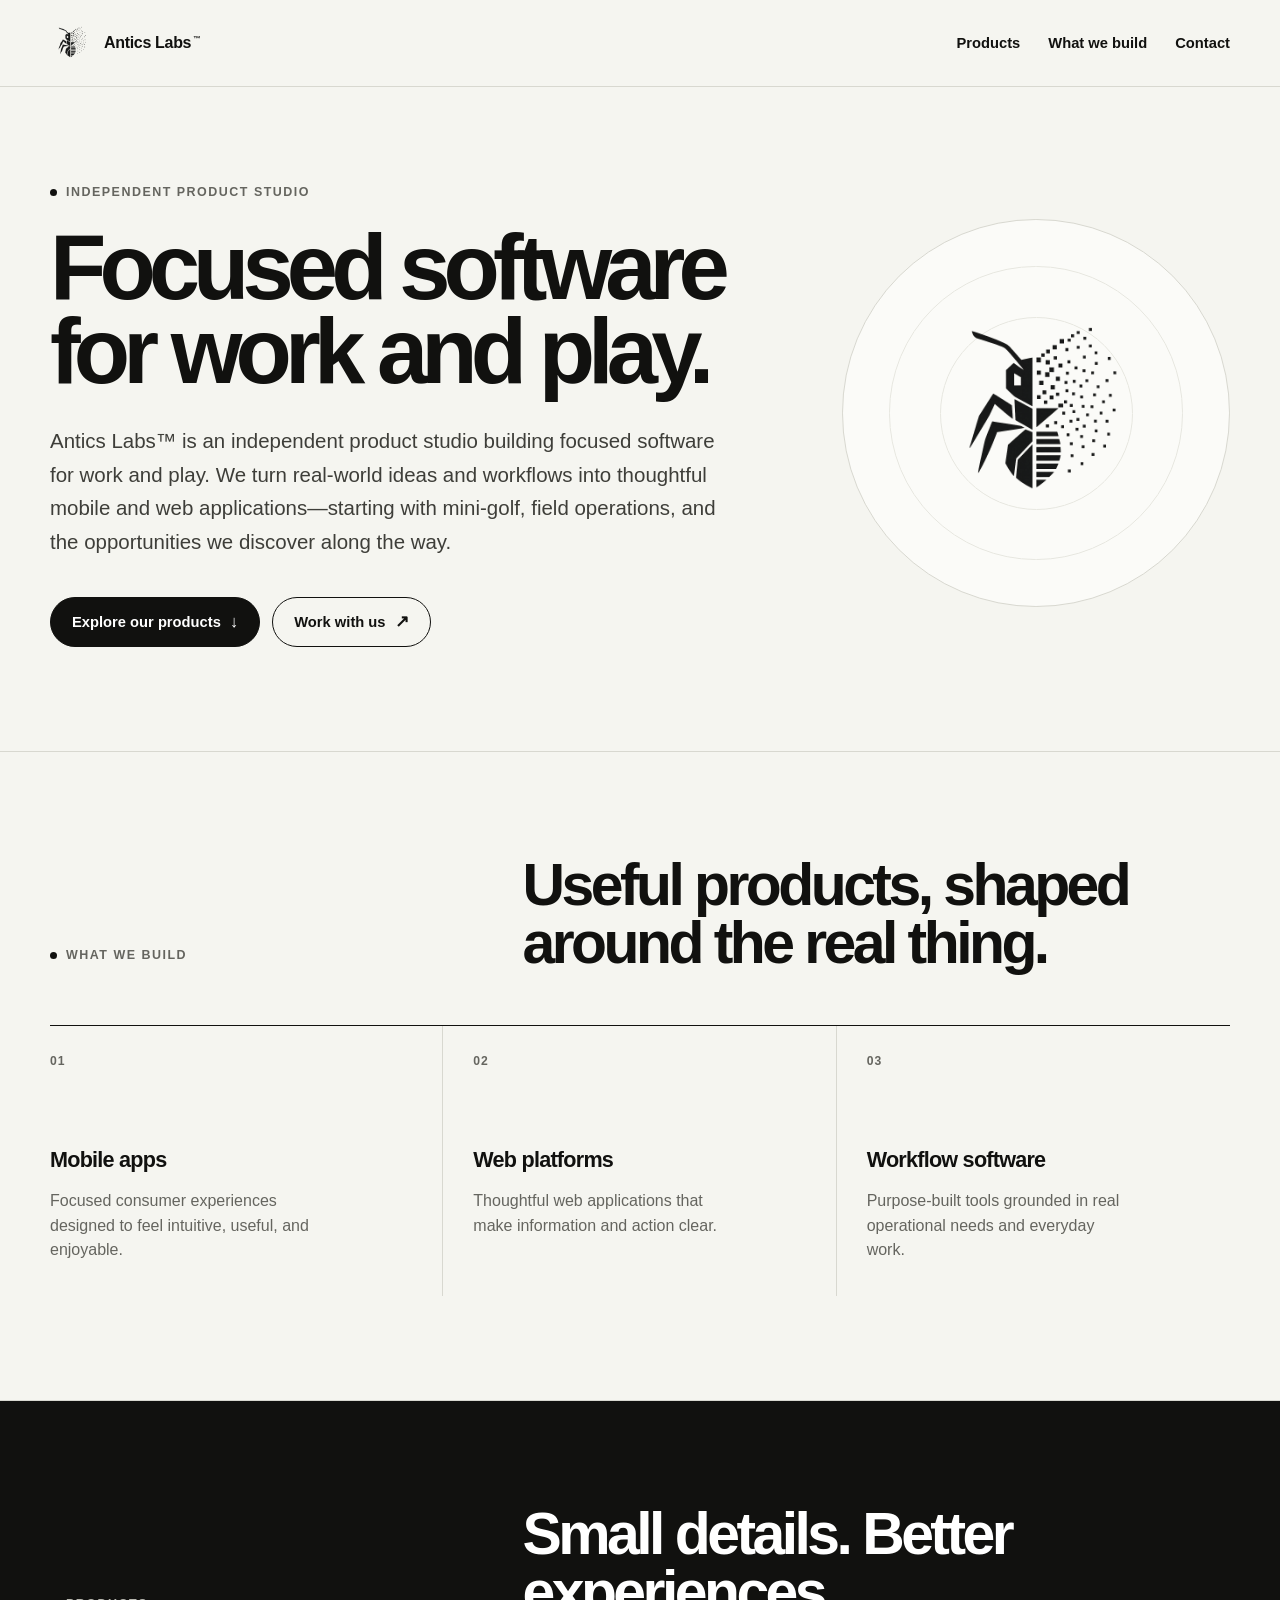
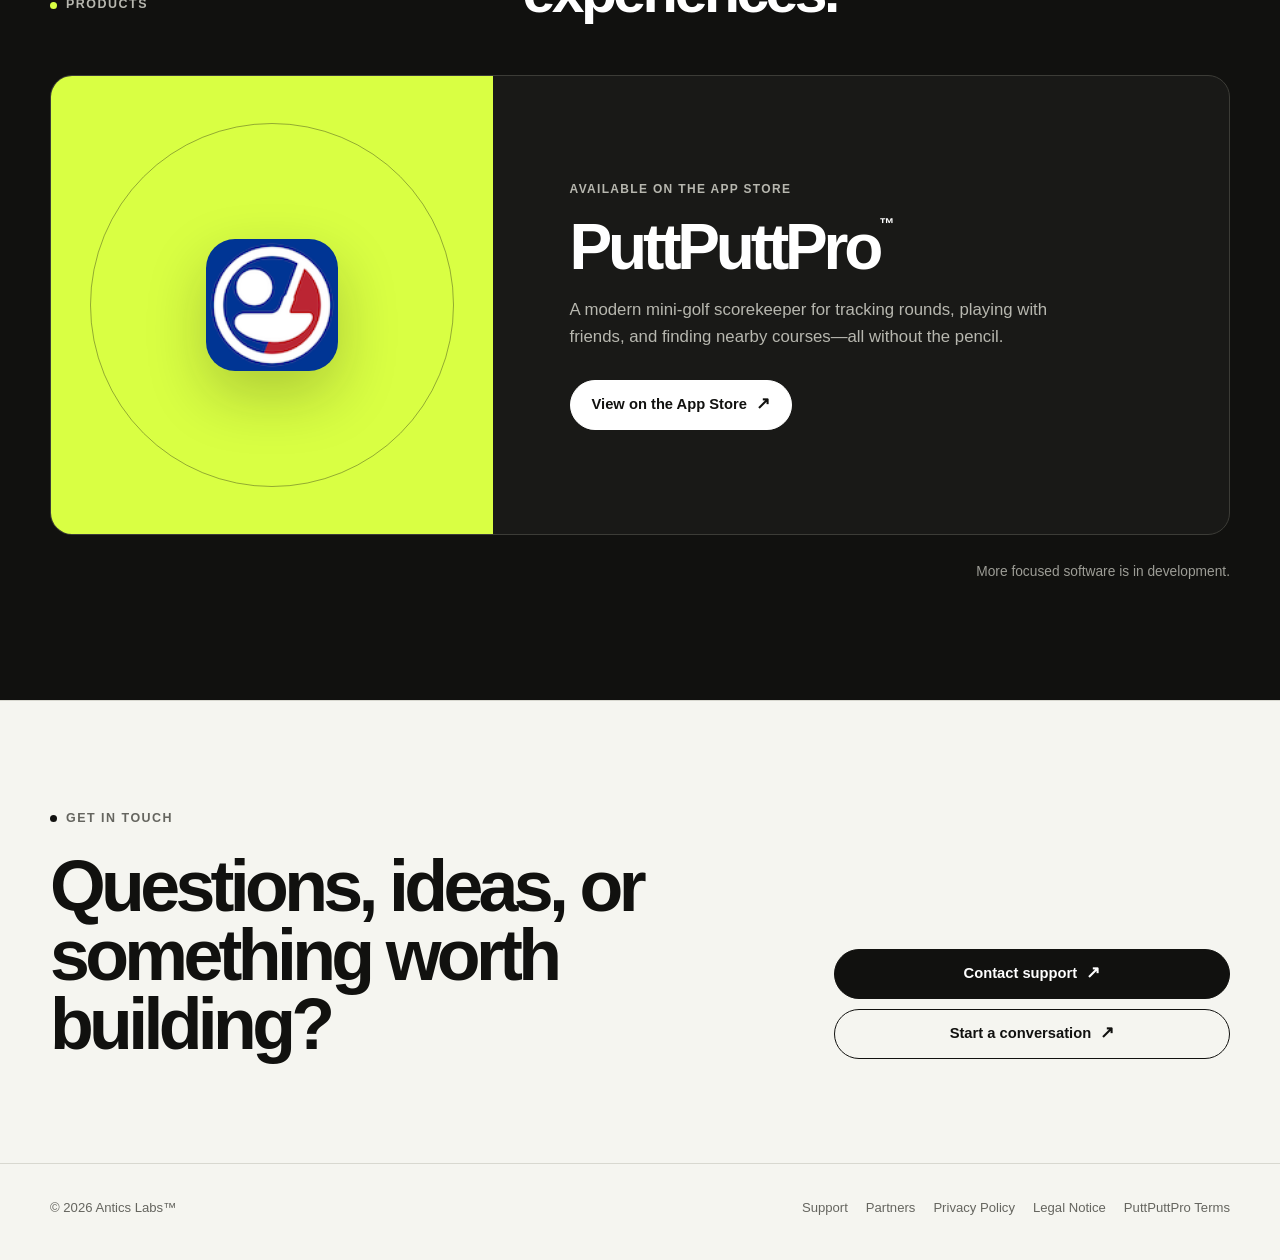
<file: index.html>
<!DOCTYPE html>
<html lang="en">
<head>
  <meta charset="UTF-8" />
  <meta name="viewport" content="width=device-width, initial-scale=1.0" />
  <meta name="description" content="Antics Labs is an independent product studio building focused software for work and play." />
  <link rel="icon" href="/favicon.png" type="image/png" />
  <meta name="theme-color" content="#f5f5f0" />
  <title>Antics Labs — Focused software for work and play</title>
  <style>
    :root {
      --ink: #11110f;
      --muted: #65655f;
      --paper: #f5f5f0;
      --surface: #fbfbf8;
      --line: #d8d8d0;
      --soft-line: #e7e7e0;
      --accent: #d9ff43;
      --max-width: 1180px;
      --radius: 22px;
    }

    * {
      box-sizing: border-box;
    }

    html {
      scroll-behavior: smooth;
    }

    body {
      margin: 0;
      color: var(--ink);
      background: var(--paper);
      font-family: -apple-system, BlinkMacSystemFont, "Segoe UI", Helvetica, Arial, sans-serif;
      font-size: 16px;
      line-height: 1.55;
      -webkit-font-smoothing: antialiased;
    }

    a {
      color: inherit;
    }

    img {
      display: block;
      max-width: 100%;
    }

    .shell {
      width: min(calc(100% - 48px), var(--max-width));
      margin: 0 auto;
    }

    .site-header {
      position: relative;
      z-index: 10;
      border-bottom: 1px solid var(--line);
    }

    .nav {
      min-height: 86px;
      display: flex;
      align-items: center;
      justify-content: space-between;
      gap: 24px;
    }

    .brand {
      display: inline-flex;
      align-items: center;
      gap: 12px;
      text-decoration: none;
      font-weight: 700;
      letter-spacing: -0.02em;
    }

    .brand-mark {
      width: 42px;
      height: 42px;
      object-fit: contain;
    }

    .brand-name sup {
      margin-left: 2px;
      font-size: 0.45em;
      vertical-align: super;
    }

    .nav-links {
      display: flex;
      align-items: center;
      gap: 28px;
      font-size: 0.92rem;
      font-weight: 600;
    }

    .nav-links a {
      text-decoration: none;
    }

    .nav-links a:hover,
    .footer-links a:hover {
      text-decoration: underline;
      text-underline-offset: 4px;
    }

    .hero {
      min-height: 660px;
      display: grid;
      grid-template-columns: minmax(0, 1.3fr) minmax(300px, 0.7fr);
      align-items: center;
      gap: 72px;
      padding: 92px 0 104px;
    }

    .eyebrow {
      display: inline-flex;
      align-items: center;
      gap: 9px;
      margin: 0 0 24px;
      color: var(--muted);
      font-size: 0.78rem;
      font-weight: 700;
      letter-spacing: 0.12em;
      text-transform: uppercase;
    }

    .eyebrow::before {
      width: 7px;
      height: 7px;
      border-radius: 50%;
      background: var(--ink);
      content: "";
    }

    h1,
    h2,
    h3,
    p {
      margin-top: 0;
    }

    h1 {
      max-width: 820px;
      margin-bottom: 30px;
      font-size: clamp(3.5rem, 7.2vw, 7rem);
      font-weight: 700;
      letter-spacing: -0.075em;
      line-height: 0.91;
    }

    .hero-copy {
      max-width: 690px;
      margin-bottom: 38px;
      color: #3e3e39;
      font-size: clamp(1.05rem, 1.8vw, 1.28rem);
      line-height: 1.65;
    }

    .button-row {
      display: flex;
      flex-wrap: wrap;
      gap: 12px;
    }

    .button {
      min-height: 50px;
      display: inline-flex;
      align-items: center;
      justify-content: center;
      gap: 9px;
      padding: 0 21px;
      border: 1px solid var(--ink);
      border-radius: 999px;
      background: var(--ink);
      color: #fff;
      font-size: 0.92rem;
      font-weight: 700;
      text-decoration: none;
      transition: transform 160ms ease, background 160ms ease, color 160ms ease;
    }

    .button:hover {
      transform: translateY(-2px);
    }

    .button.secondary {
      background: transparent;
      color: var(--ink);
    }

    .button-arrow {
      font-size: 1.05rem;
      line-height: 1;
    }

    .hero-art {
      position: relative;
      aspect-ratio: 1;
      display: grid;
      place-items: center;
      overflow: hidden;
      border: 1px solid var(--line);
      border-radius: 50%;
      background: var(--surface);
    }

    .hero-art::before,
    .hero-art::after {
      position: absolute;
      border: 1px solid var(--soft-line);
      border-radius: 50%;
      content: "";
    }

    .hero-art::before {
      inset: 12%;
    }

    .hero-art::after {
      inset: 25%;
    }

    .hero-logo {
      position: relative;
      z-index: 1;
      width: 58%;
      height: 58%;
      object-fit: contain;
    }

    .section {
      padding: 104px 0;
      border-top: 1px solid var(--line);
    }

    .section-heading {
      display: grid;
      grid-template-columns: 0.75fr 1.25fr;
      gap: 48px;
      align-items: end;
      margin-bottom: 54px;
    }

    .section-heading .eyebrow {
      margin-bottom: 6px;
    }

    .section-heading h2 {
      max-width: 760px;
      margin-bottom: 0;
      font-size: clamp(2.25rem, 4.6vw, 4.5rem);
      letter-spacing: -0.06em;
      line-height: 0.98;
    }

    .capabilities {
      display: grid;
      grid-template-columns: repeat(3, 1fr);
      border-top: 1px solid var(--ink);
    }

    .capability {
      min-height: 270px;
      padding: 26px 30px 30px 0;
      border-right: 1px solid var(--line);
    }

    .capability + .capability {
      padding-left: 30px;
    }

    .capability:last-child {
      border-right: 0;
    }

    .capability-number {
      display: block;
      margin-bottom: 72px;
      color: var(--muted);
      font-size: 0.76rem;
      font-weight: 700;
      letter-spacing: 0.08em;
    }

    .capability h3 {
      margin-bottom: 12px;
      font-size: 1.35rem;
      letter-spacing: -0.035em;
    }

    .capability p {
      max-width: 30ch;
      margin-bottom: 0;
      color: var(--muted);
    }

    .products-section {
      background: var(--ink);
      color: #fff;
    }

    .products-section .section-heading .eyebrow,
    .products-section .product-kicker,
    .products-section .product-description {
      color: #b7b7af;
    }

    .products-section .eyebrow::before {
      background: var(--accent);
    }

    .product-card {
      display: grid;
      grid-template-columns: minmax(280px, 0.75fr) minmax(0, 1.25fr);
      min-height: 460px;
      overflow: hidden;
      border: 1px solid #3c3c37;
      border-radius: var(--radius);
      background: #191917;
    }

    .product-visual {
      position: relative;
      display: grid;
      place-items: center;
      overflow: hidden;
      background: var(--accent);
    }

    .product-visual::before {
      position: absolute;
      width: 82%;
      aspect-ratio: 1;
      border: 1px solid rgba(17, 17, 15, 0.35);
      border-radius: 50%;
      content: "";
    }

    .product-icon {
      position: relative;
      z-index: 1;
      width: 132px;
      height: 132px;
      border-radius: 29px;
      box-shadow: 0 24px 60px rgba(17, 17, 15, 0.22);
    }

    .product-content {
      display: flex;
      flex-direction: column;
      align-items: flex-start;
      justify-content: center;
      padding: clamp(38px, 6vw, 78px);
    }

    .product-kicker {
      margin-bottom: 18px;
      font-size: 0.75rem;
      font-weight: 700;
      letter-spacing: 0.11em;
      text-transform: uppercase;
    }

    .product-content h3 {
      margin-bottom: 20px;
      font-size: clamp(2.6rem, 5vw, 4.8rem);
      letter-spacing: -0.065em;
      line-height: 0.95;
    }

    .product-content h3 sup {
      font-size: 0.24em;
      vertical-align: top;
    }

    .product-description {
      max-width: 520px;
      margin-bottom: 30px;
      font-size: 1.05rem;
    }

    .products-section .button {
      border-color: #fff;
      background: #fff;
      color: var(--ink);
    }

    .ads-flag {
      margin-top: 24px;
      padding: 10px 13px;
      border: 1px solid #43433e;
      border-radius: 9px;
      color: #d2d2ca;
      font-size: 0.82rem;
    }

    .development-note {
      margin-top: 26px;
      color: #9d9d96;
      font-size: 0.86rem;
      text-align: right;
    }

    .contact-band {
      display: grid;
      grid-template-columns: 1.3fr 0.7fr;
      align-items: end;
      gap: 48px;
    }

    .contact-band h2 {
      max-width: 740px;
      margin: 0;
      font-size: clamp(2.5rem, 5.6vw, 5.4rem);
      letter-spacing: -0.065em;
      line-height: 0.96;
    }

    .contact-actions {
      display: flex;
      flex-direction: column;
      gap: 10px;
      align-items: stretch;
    }

    .contact-actions .button {
      width: 100%;
    }

    .site-footer {
      padding: 34px 0 42px;
      border-top: 1px solid var(--line);
      color: var(--muted);
      font-size: 0.82rem;
    }

    .footer-inner {
      display: flex;
      align-items: center;
      justify-content: space-between;
      gap: 24px;
    }

    .footer-inner p {
      margin: 0;
    }

    .footer-links {
      display: flex;
      flex-wrap: wrap;
      justify-content: flex-end;
      gap: 18px;
    }

    .footer-links a {
      text-decoration: none;
    }

    @media (max-width: 860px) {
      .hero {
        min-height: 0;
        grid-template-columns: 1fr;
        gap: 64px;
        padding: 76px 0 86px;
      }

      .hero-art {
        width: min(100%, 460px);
        justify-self: center;
      }

      .section-heading,
      .contact-band {
        grid-template-columns: 1fr;
      }

      .capability-number {
        margin-bottom: 42px;
      }

      .product-card {
        grid-template-columns: 1fr;
      }

      .product-visual {
        min-height: 330px;
      }
    }

    @media (max-width: 640px) {
      .shell {
        width: min(calc(100% - 32px), var(--max-width));
      }

      .nav {
        min-height: 74px;
      }

      .nav-links a:not(.nav-contact) {
        display: none;
      }

      .hero {
        gap: 52px;
        padding: 64px 0 76px;
      }

      h1 {
        font-size: clamp(3.15rem, 16vw, 5rem);
      }

      .section {
        padding: 76px 0;
      }

      .section-heading {
        gap: 18px;
        margin-bottom: 42px;
      }

      .capabilities {
        grid-template-columns: 1fr;
      }

      .capability,
      .capability + .capability {
        min-height: 0;
        padding: 24px 0 30px;
        border-right: 0;
        border-bottom: 1px solid var(--line);
      }

      .capability:last-child {
        border-bottom: 0;
      }

      .capability-number {
        margin-bottom: 32px;
      }

      .product-card {
        border-radius: 16px;
      }

      .product-visual {
        min-height: 270px;
      }

      .product-icon {
        width: 112px;
        height: 112px;
        border-radius: 25px;
      }

      .product-content {
        padding: 36px 26px 40px;
      }

      .development-note {
        text-align: left;
      }

      .footer-inner {
        align-items: flex-start;
        flex-direction: column;
      }

      .footer-links {
        justify-content: flex-start;
      }
    }

    @media (prefers-reduced-motion: reduce) {
      html {
        scroll-behavior: auto;
      }

      .button {
        transition: none;
      }
    }
  </style>
</head>
<body>
  <header class="site-header">
    <nav class="nav shell" aria-label="Main navigation">
      <a class="brand" href="/" aria-label="Antics Labs home">
        <img class="brand-mark" src="anticsLabsLogo100.png" alt="" />
        <span class="brand-name">Antics Labs<sup>™</sup></span>
      </a>
      <div class="nav-links">
        <a href="#products">Products</a>
        <a href="#what-we-build">What we build</a>
        <a class="nav-contact" href="#contact">Contact</a>
      </div>
    </nav>
  </header>

  <main>
    <section class="hero shell" aria-labelledby="hero-title">
      <div>
        <p class="eyebrow">Independent product studio</p>
        <h1 id="hero-title">Focused software for work and play.</h1>
        <p class="hero-copy">Antics Labs™ is an independent product studio building focused software for work and play. We turn real-world ideas and workflows into thoughtful mobile and web applications—starting with mini-golf, field operations, and the opportunities we discover along the way.</p>
        <div class="button-row">
          <a class="button" href="#products">Explore our products <span class="button-arrow" aria-hidden="true">↓</span></a>
          <a class="button secondary" href="/contact?topic=partnership">Work with us <span class="button-arrow" aria-hidden="true">↗</span></a>
        </div>
      </div>
      <div class="hero-art" aria-hidden="true">
        <img class="hero-logo" src="anticsLabsLogo100.png" alt="" />
      </div>
    </section>

    <section class="section" id="what-we-build" aria-labelledby="build-title">
      <div class="shell">
        <div class="section-heading">
          <p class="eyebrow">What we build</p>
          <h2 id="build-title">Useful products, shaped around the real thing.</h2>
        </div>
        <div class="capabilities">
          <article class="capability">
            <span class="capability-number">01</span>
            <h3>Mobile apps</h3>
            <p>Focused consumer experiences designed to feel intuitive, useful, and enjoyable.</p>
          </article>
          <article class="capability">
            <span class="capability-number">02</span>
            <h3>Web platforms</h3>
            <p>Thoughtful web applications that make information and action clear.</p>
          </article>
          <article class="capability">
            <span class="capability-number">03</span>
            <h3>Workflow software</h3>
            <p>Purpose-built tools grounded in real operational needs and everyday work.</p>
          </article>
        </div>
      </div>
    </section>

    <section class="section products-section" id="products" aria-labelledby="products-title">
      <div class="shell">
        <div class="section-heading">
          <p class="eyebrow">Products</p>
          <h2 id="products-title">Small details. Better experiences.</h2>
        </div>

        <article class="product-card">
          <div class="product-visual">
            <img class="product-icon" src="proIcon100.png" alt="PuttPuttPro app icon" />
          </div>
          <div class="product-content">
            <p class="product-kicker">Available on the App Store</p>
            <h3>PuttPuttPro<sup>™</sup></h3>
            <p class="product-description">A modern mini-golf scorekeeper for tracking rounds, playing with friends, and finding nearby courses—all without the pencil.</p>
            <a class="button" href="https://apps.apple.com/us/app/puttputtpro/id6745824559" target="_blank" rel="noopener noreferrer">View on the App Store <span class="button-arrow" aria-hidden="true">↗</span></a>
            <div id="ads-flag" class="ads-flag" hidden>Ads removed. Enjoy uninterrupted play.</div>
          </div>
        </article>
        <p class="development-note">More focused software is in development.</p>
      </div>
    </section>

    <section class="section" id="contact" aria-labelledby="contact-title">
      <div class="shell contact-band">
        <div>
          <p class="eyebrow">Get in touch</p>
          <h2 id="contact-title">Questions, ideas, or something worth building?</h2>
        </div>
        <div class="contact-actions">
          <a class="button" href="/support">Contact support <span class="button-arrow" aria-hidden="true">↗</span></a>
          <a class="button secondary" href="/contact?topic=partnership">Start a conversation <span class="button-arrow" aria-hidden="true">↗</span></a>
        </div>
      </div>
    </section>
  </main>

  <footer class="site-footer">
    <div class="shell footer-inner">
      <p>&copy; <span id="year"></span> Antics Labs™</p>
      <div class="footer-links">
        <a href="/support">Support</a>
        <a href="/partners">Partners</a>
        <a href="/privacy">Privacy Policy</a>
        <a href="/legal">Legal Notice</a>
        <a href="/terms">PuttPuttPro Terms</a>
      </div>
    </div>
  </footer>

  <script>
    document.getElementById('year').textContent = new Date().getFullYear();
  </script>

  <script>
    fetch('/ads.json')
      .then(response => {
        if (!response.ok) throw new Error('Network response was not ok');
        return response.json();
      })
      .then(data => {
        if (data.adsDisabled) {
          document.getElementById('ads-flag').hidden = false;
        }
      })
      .catch(error => {
        console.error('Could not load ads.json:', error);
      });
  </script>

  <script type="application/ld+json">
  {
    "@context": "https://schema.org",
    "@graph": [
      {
        "@type": "Organization",
        "name": "Antics Labs",
        "url": "https://www.anticslabs.com",
        "logo": "https://www.anticslabs.com/anticsLabsLogo100.png",
        "description": "An independent product studio building focused software for work and play."
      },
      {
        "@type": "MobileApplication",
        "name": "PuttPuttPro",
        "operatingSystem": "iOS",
        "applicationCategory": "GameApplication",
        "url": "https://apps.apple.com/us/app/puttputtpro/id6745824559",
        "offers": {
          "@type": "Offer",
          "price": "0",
          "priceCurrency": "USD"
        },
        "aggregateRating": {
          "@type": "AggregateRating",
          "ratingValue": "5",
          "reviewCount": "5"
        },
        "publisher": {
          "@type": "Organization",
          "name": "Antics Labs"
        }
      }
    ]
  }
  </script>
</body>
</html>
</file>
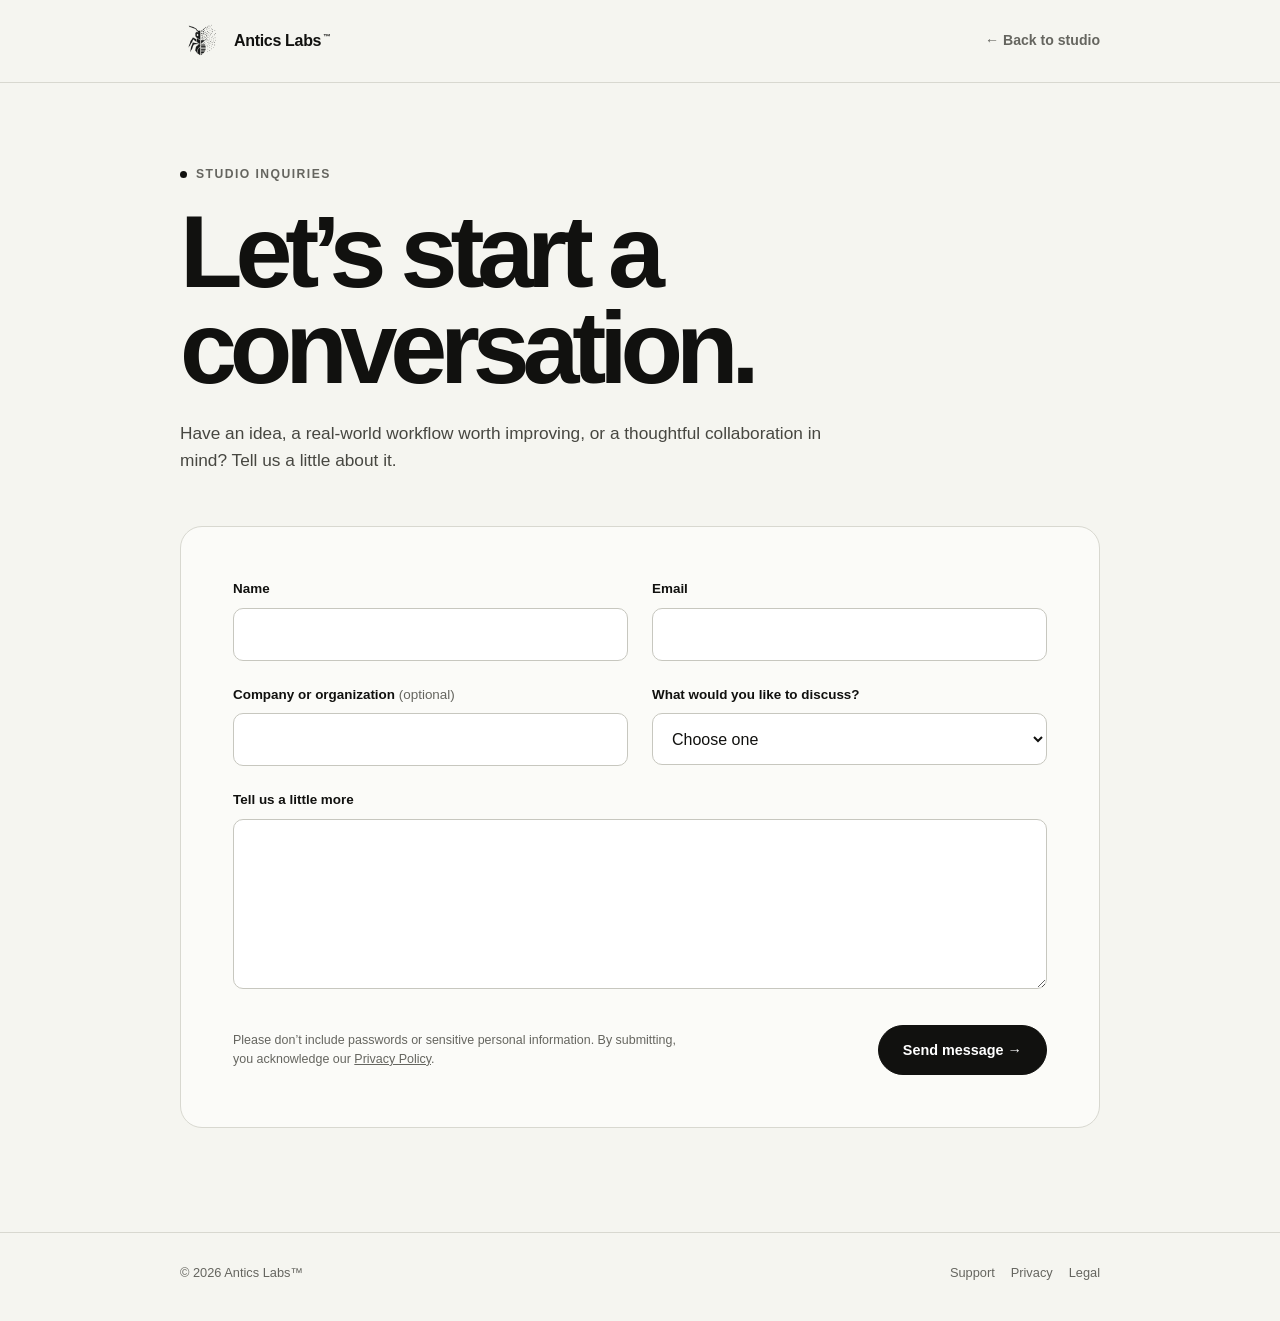
<file: contact/index.html>
<!DOCTYPE html>
<html lang="en">
<head>
  <meta charset="UTF-8" />
  <meta name="viewport" content="width=device-width, initial-scale=1.0" />
  <meta name="description" content="Start a conversation with Antics Labs." />
  <link rel="icon" href="/favicon.png" type="image/png" />
  <link rel="canonical" href="https://www.anticslabs.com/contact/" />
  <title>Contact | Antics Labs</title>
  <link rel="stylesheet" href="/form.css" />
</head>
<body>
  <header class="site-header">
    <nav class="nav shell" aria-label="Contact navigation">
      <a class="brand" href="/">
        <img src="/anticsLabsLogo100.png" alt="" />
        <span>Antics Labs<sup>™</sup></span>
      </a>
      <a class="back-link" href="/">← Back to studio</a>
    </nav>
  </header>

  <main>
    <div class="shell">
      <p class="eyebrow">Studio inquiries</p>
      <h1>Let’s start a conversation.</h1>
      <p class="intro">Have an idea, a real-world workflow worth improving, or a thoughtful collaboration in mind? Tell us a little about it.</p>

      <form class="form-card" data-contact-form>
        <input type="hidden" name="access_key" value="a3154020-f742-44b4-b671-91b88d8a9ad8" />
        <input type="hidden" name="subject" value="[Antics Labs] New studio inquiry" />
        <input type="hidden" name="from_name" value="Antics Labs Website" />
        <input type="hidden" name="formType" value="studio" />
        <input type="hidden" name="startedAt" value="" />
        <div class="honeypot" aria-hidden="true">
          <label for="contact-botcheck">Leave this field empty</label>
          <input id="contact-botcheck" name="botcheck" type="checkbox" tabindex="-1" />
        </div>

        <div class="field-grid">
          <div class="field">
            <label for="contact-name">Name</label>
            <input id="contact-name" name="name" type="text" autocomplete="name" required maxlength="100" />
          </div>
          <div class="field">
            <label for="contact-email">Email</label>
            <input id="contact-email" name="email" type="email" autocomplete="email" required maxlength="254" />
          </div>
        </div>

        <div class="field-grid full-field">
          <div class="field">
            <label for="contact-company">Company or organization <span class="optional">(optional)</span></label>
            <input id="contact-company" name="company" type="text" autocomplete="organization" maxlength="120" />
          </div>
          <div class="field">
            <label for="contact-topic">What would you like to discuss?</label>
            <select id="contact-topic" name="topic" required>
              <option value="">Choose one</option>
              <option value="product-idea">A product or software idea</option>
              <option value="workflow">A workflow or operational challenge</option>
              <option value="partnership">Partnership or collaboration</option>
              <option value="press">Press or media</option>
              <option value="general">General inquiry</option>
            </select>
          </div>
        </div>

        <div class="field full-field">
          <label for="contact-message">Tell us a little more</label>
          <textarea id="contact-message" name="message" required maxlength="5000"></textarea>
        </div>

        <div class="form-footer">
          <p class="fine-print">Please don’t include passwords or sensitive personal information. By submitting, you acknowledge our <a href="/privacy">Privacy Policy</a>.</p>
          <button type="submit">Send message →</button>
        </div>
        <p class="form-status" data-form-status></p>
      </form>
    </div>
  </main>

  <footer class="site-footer">
    <div class="shell">
      <p>&copy; <span data-year></span> Antics Labs™</p>
      <div class="footer-links"><a href="/support">Support</a><a href="/privacy">Privacy</a><a href="/legal">Legal</a></div>
    </div>
  </footer>
  <script src="/form.js"></script>
  <script>document.querySelector('[data-year]').textContent = new Date().getFullYear();</script>
</body>
</html>
</file>
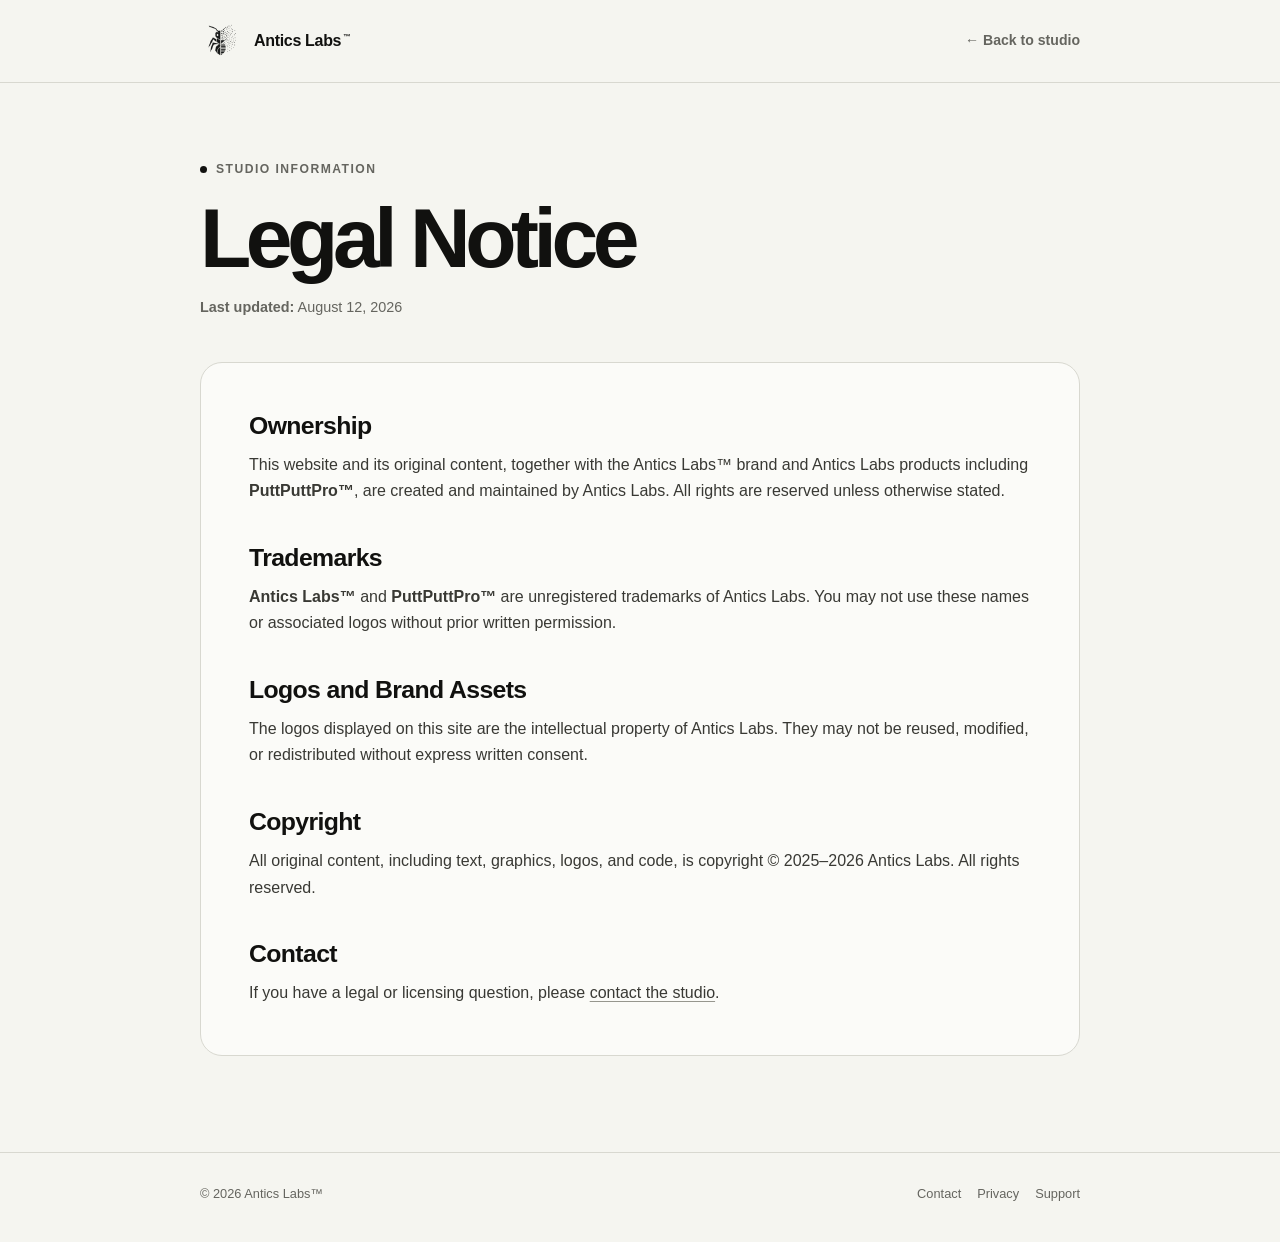
<file: legal/index.html>
<!DOCTYPE html>
<html lang="en">
<head>
  <meta charset="UTF-8" />
  <meta name="viewport" content="width=device-width, initial-scale=1.0" />
  <meta name="description" content="Ownership, trademark, and copyright information for Antics Labs." />
  <link rel="icon" href="/favicon.png" type="image/png" />
  <link rel="canonical" href="https://www.anticslabs.com/legal/" />
  <link rel="stylesheet" href="/document.css" />
  <title>Legal Notice | Antics Labs</title>
</head>
<body>
  <header class="site-header">
    <nav class="nav shell" aria-label="Legal navigation">
      <a class="brand" href="/">
        <img src="/anticsLabsLogo100.png" alt="" />
        <span>Antics Labs<sup>™</sup></span>
      </a>
      <a class="back-link" href="/">← Back to studio</a>
    </nav>
  </header>

  <main>
    <div class="shell">
      <header class="document-header">
        <p class="eyebrow">Studio information</p>
        <h1>Legal Notice</h1>
        <p class="effective-date"><strong>Last updated:</strong> August 12, 2026</p>
      </header>

      <article class="document-body">
        <h2>Ownership</h2>
        <p>This website and its original content, together with the Antics Labs™ brand and Antics Labs products including <strong>PuttPuttPro™</strong>, are created and maintained by Antics Labs. All rights are reserved unless otherwise stated.</p>

        <h2>Trademarks</h2>
        <p><strong>Antics Labs™</strong> and <strong>PuttPuttPro™</strong> are unregistered trademarks of Antics Labs. You may not use these names or associated logos without prior written permission.</p>

        <h2>Logos and Brand Assets</h2>
        <p>The logos displayed on this site are the intellectual property of Antics Labs. They may not be reused, modified, or redistributed without express written consent.</p>

        <h2>Copyright</h2>
        <p>All original content, including text, graphics, logos, and code, is copyright © 2025–<span data-year></span> Antics Labs. All rights reserved.</p>

        <h2>Contact</h2>
        <p>If you have a legal or licensing question, please <a href="/contact?topic=general">contact the studio</a>.</p>
      </article>
    </div>
  </main>

  <footer class="site-footer">
    <div class="shell">
      <p>&copy; <span data-year></span> Antics Labs™</p>
      <div class="footer-links"><a href="/contact">Contact</a><a href="/privacy">Privacy</a><a href="/support">Support</a></div>
    </div>
  </footer>
  <script>document.querySelectorAll('[data-year]').forEach(element => { element.textContent = new Date().getFullYear(); });</script>
</body>
</html>
</file>
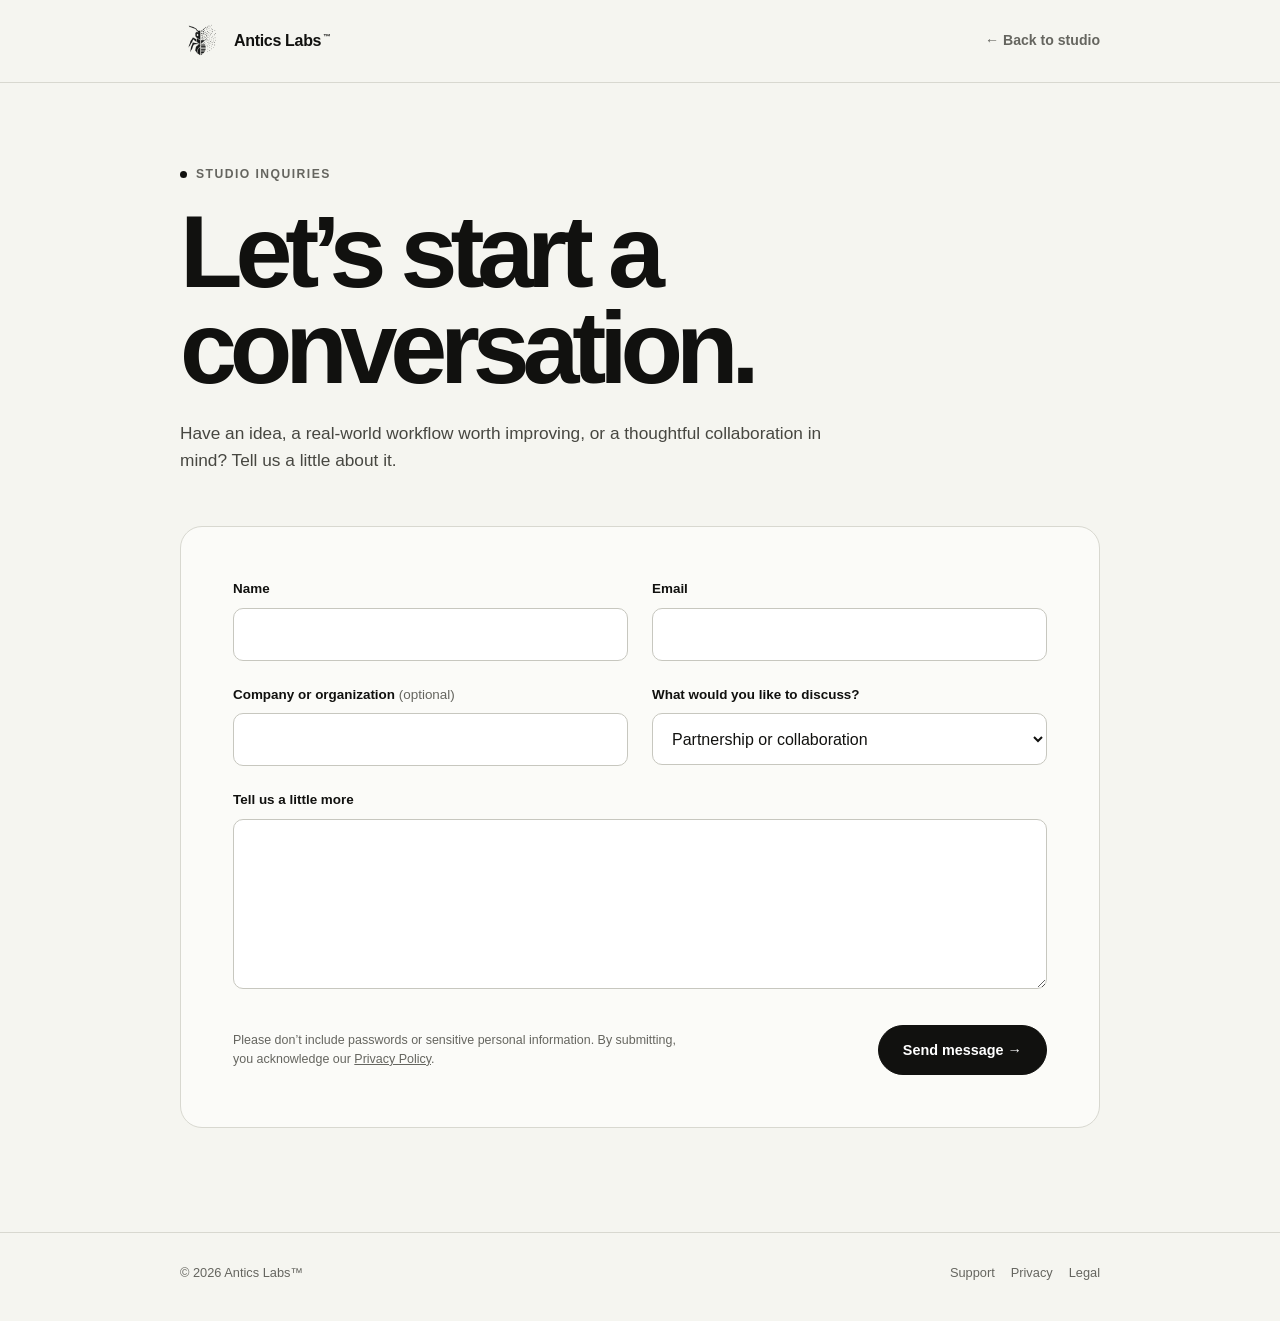
<file: partners/index.html>
<!DOCTYPE html>
<html lang="en">
<head>
  <meta charset="UTF-8" />
  <meta name="viewport" content="width=device-width, initial-scale=1.0" />
  <meta name="robots" content="noindex" />
  <meta name="description" content="Partnership inquiries for Antics Labs." />
  <link rel="icon" href="/favicon.png" type="image/png" />
  <meta http-equiv="refresh" content="0;url=/contact?topic=partnership" />
  <link rel="canonical" href="https://www.anticslabs.com/contact?topic=partnership" />
  <link rel="stylesheet" href="/document.css" />
  <title>Partnerships | Antics Labs</title>
</head>
<body>
  <main class="redirect-main">
    <section class="redirect-card">
      <img src="/anticsLabsLogo100.png" alt="" />
      <p class="eyebrow">Partnerships</p>
      <h1>Let’s build something thoughtful.</h1>
      <p>Continue to <a href="/contact?topic=partnership">partnership inquiries</a>.</p>
    </section>
  </main>
</body>
</html>
</file>
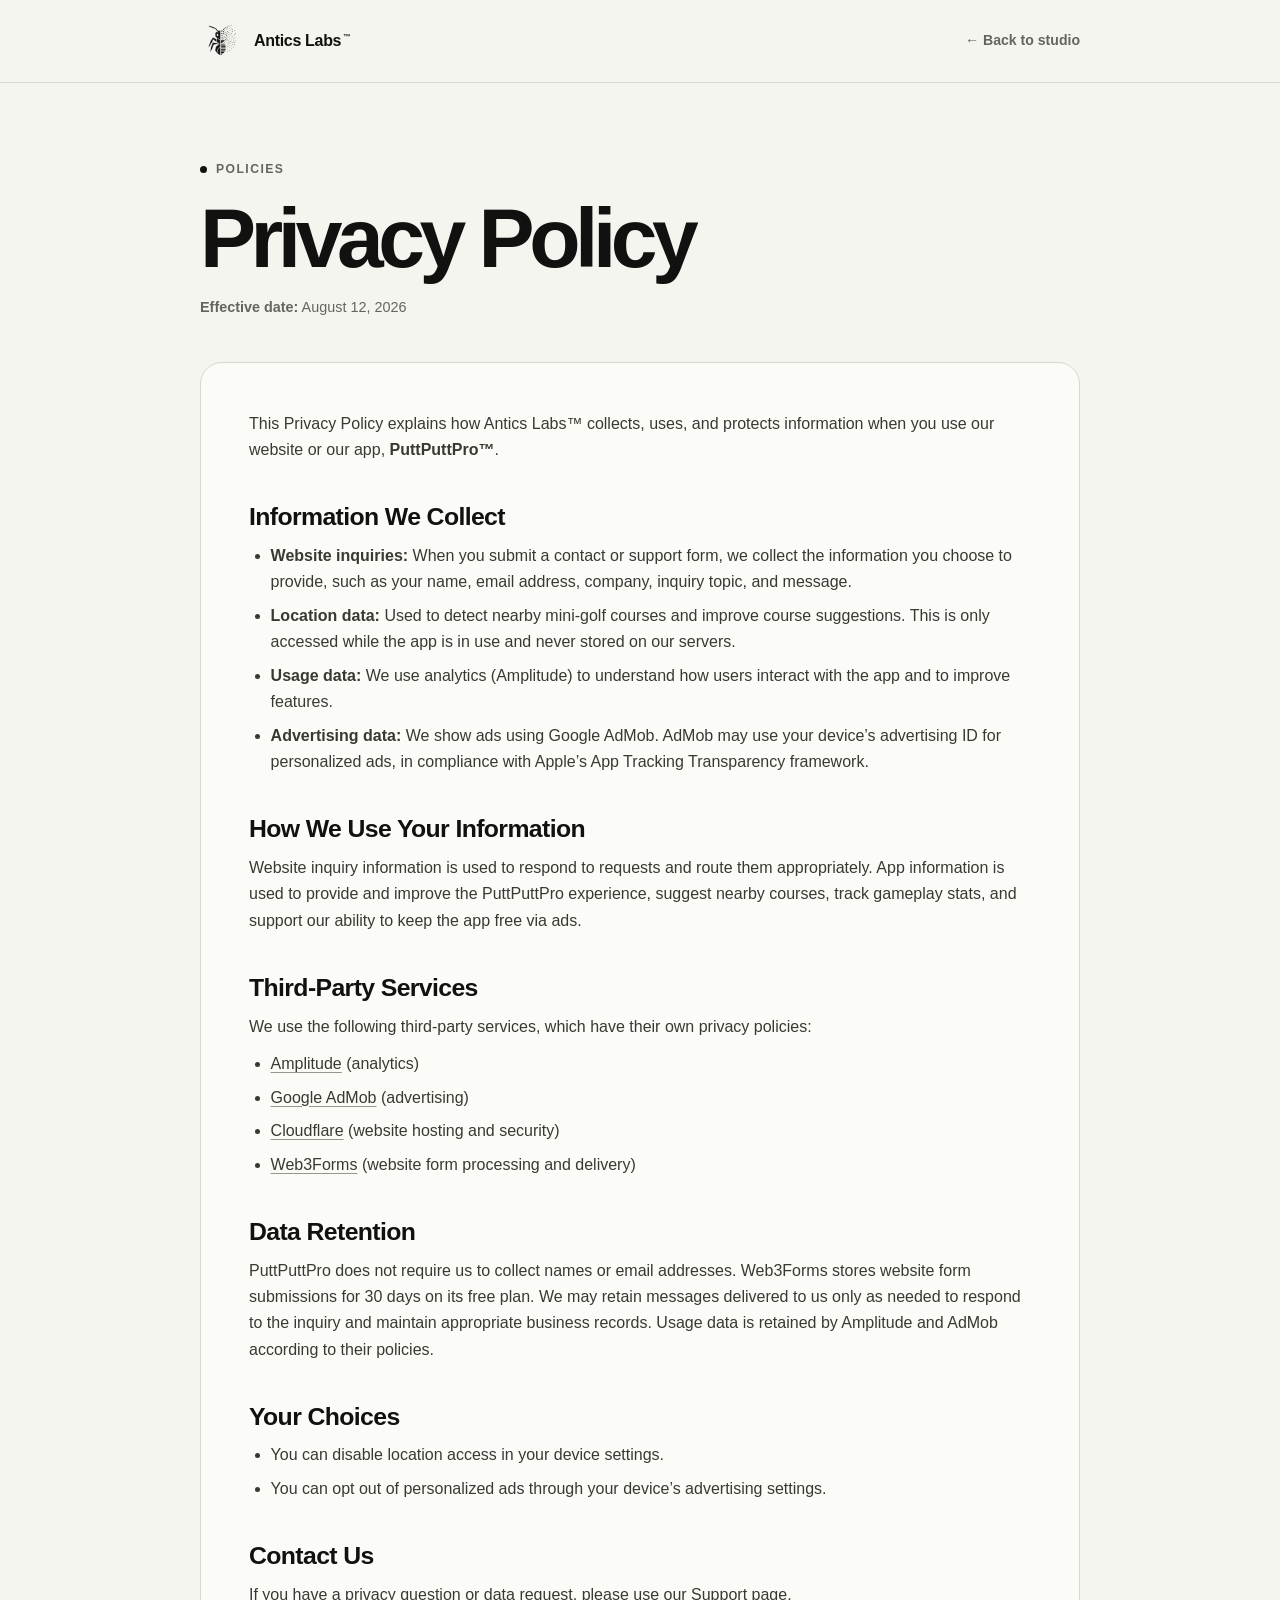
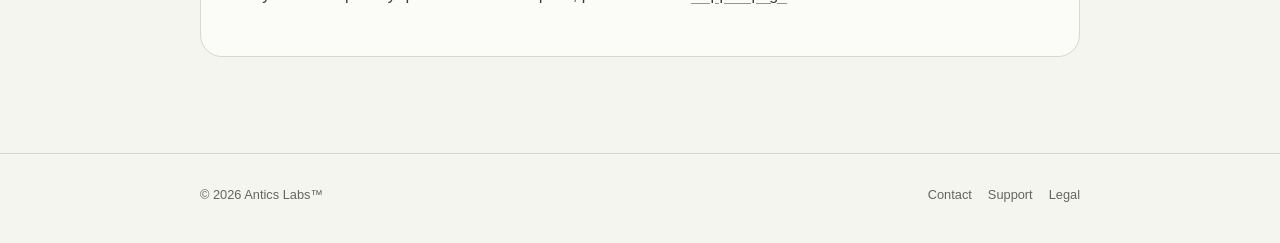
<file: privacy/index.html>
<!DOCTYPE html>
<html lang="en">
<head>
  <meta charset="UTF-8" />
  <meta name="viewport" content="width=device-width, initial-scale=1.0" />
  <meta name="description" content="How Antics Labs handles information across its website and PuttPuttPro." />
  <link rel="icon" href="/favicon.png" type="image/png" />
  <link rel="canonical" href="https://www.anticslabs.com/privacy/" />
  <link rel="stylesheet" href="/document.css" />
  <title>Privacy Policy | Antics Labs</title>
</head>
<body>
  <header class="site-header">
    <nav class="nav shell" aria-label="Privacy navigation">
      <a class="brand" href="/">
        <img src="/anticsLabsLogo100.png" alt="" />
        <span>Antics Labs<sup>™</sup></span>
      </a>
      <a class="back-link" href="/">← Back to studio</a>
    </nav>
  </header>

  <main>
    <div class="shell">
      <header class="document-header">
        <p class="eyebrow">Policies</p>
        <h1>Privacy Policy</h1>
        <p class="effective-date"><strong>Effective date:</strong> August 12, 2026</p>
      </header>

      <article class="document-body">
        <p>This Privacy Policy explains how Antics Labs™ collects, uses, and protects information when you use our website or our app, <strong>PuttPuttPro™</strong>.</p>

        <h2>Information We Collect</h2>
        <ul>
          <li><strong>Website inquiries:</strong> When you submit a contact or support form, we collect the information you choose to provide, such as your name, email address, company, inquiry topic, and message.</li>
          <li><strong>Location data:</strong> Used to detect nearby mini-golf courses and improve course suggestions. This is only accessed while the app is in use and never stored on our servers.</li>
          <li><strong>Usage data:</strong> We use analytics (Amplitude) to understand how users interact with the app and to improve features.</li>
          <li><strong>Advertising data:</strong> We show ads using Google AdMob. AdMob may use your device’s advertising ID for personalized ads, in compliance with Apple’s App Tracking Transparency framework.</li>
        </ul>

        <h2>How We Use Your Information</h2>
        <p>Website inquiry information is used to respond to requests and route them appropriately. App information is used to provide and improve the PuttPuttPro experience, suggest nearby courses, track gameplay stats, and support our ability to keep the app free via ads.</p>

        <h2>Third-Party Services</h2>
        <p>We use the following third-party services, which have their own privacy policies:</p>
        <ul>
          <li><a href="https://amplitude.com/privacy">Amplitude</a> (analytics)</li>
          <li><a href="https://policies.google.com/privacy">Google AdMob</a> (advertising)</li>
          <li><a href="https://www.cloudflare.com/privacypolicy/">Cloudflare</a> (website hosting and security)</li>
          <li><a href="https://web3forms.com/privacy">Web3Forms</a> (website form processing and delivery)</li>
        </ul>

        <h2>Data Retention</h2>
        <p>PuttPuttPro does not require us to collect names or email addresses. Web3Forms stores website form submissions for 30 days on its free plan. We may retain messages delivered to us only as needed to respond to the inquiry and maintain appropriate business records. Usage data is retained by Amplitude and AdMob according to their policies.</p>

        <h2>Your Choices</h2>
        <ul>
          <li>You can disable location access in your device settings.</li>
          <li>You can opt out of personalized ads through your device’s advertising settings.</li>
        </ul>

        <h2>Contact Us</h2>
        <p>If you have a privacy question or data request, please use our <a href="/support">Support page</a>.</p>
      </article>
    </div>
  </main>

  <footer class="site-footer">
    <div class="shell">
      <p>&copy; <span data-year></span> Antics Labs™</p>
      <div class="footer-links"><a href="/contact">Contact</a><a href="/support">Support</a><a href="/legal">Legal</a></div>
    </div>
  </footer>
  <script>document.querySelector('[data-year]').textContent = new Date().getFullYear();</script>
</body>
</html>
</file>
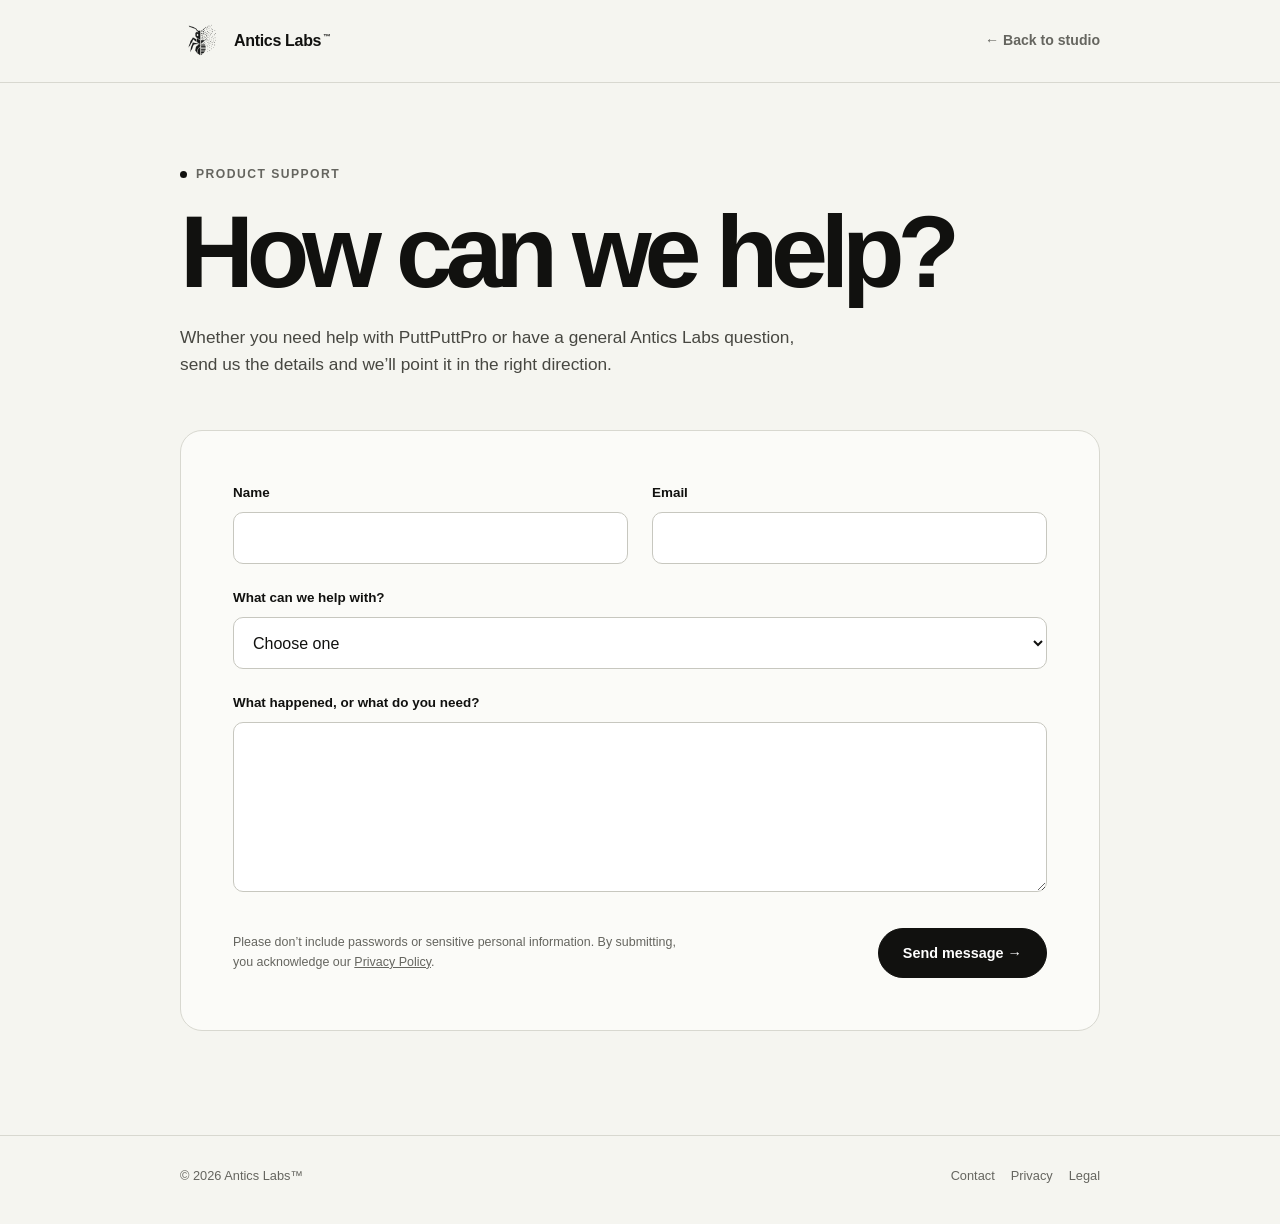
<file: support/index.html>
<!DOCTYPE html>
<html lang="en">
<head>
  <meta charset="UTF-8" />
  <meta name="viewport" content="width=device-width, initial-scale=1.0" />
  <meta name="description" content="Get support from Antics Labs." />
  <link rel="icon" href="/favicon.png" type="image/png" />
  <link rel="canonical" href="https://www.anticslabs.com/support/" />
  <title>Support | Antics Labs</title>
  <link rel="stylesheet" href="/form.css" />
</head>
<body>
  <header class="site-header">
    <nav class="nav shell" aria-label="Support navigation">
      <a class="brand" href="/">
        <img src="/anticsLabsLogo100.png" alt="" />
        <span>Antics Labs<sup>™</sup></span>
      </a>
      <a class="back-link" href="/">← Back to studio</a>
    </nav>
  </header>

  <main>
    <div class="shell">
      <p class="eyebrow">Product support</p>
      <h1>How can we help?</h1>
      <p class="intro">Whether you need help with PuttPuttPro or have a general Antics Labs question, send us the details and we’ll point it in the right direction.</p>

      <form class="form-card" data-contact-form>
        <input type="hidden" name="access_key" value="a3154020-f742-44b4-b671-91b88d8a9ad8" />
        <input type="hidden" name="subject" value="[Antics Labs] New support request" />
        <input type="hidden" name="from_name" value="Antics Labs Website" />
        <input type="hidden" name="formType" value="support" />
        <input type="hidden" name="startedAt" value="" />
        <div class="honeypot" aria-hidden="true">
          <label for="support-botcheck">Leave this field empty</label>
          <input id="support-botcheck" name="botcheck" type="checkbox" tabindex="-1" />
        </div>

        <div class="field-grid">
          <div class="field">
            <label for="support-name">Name</label>
            <input id="support-name" name="name" type="text" autocomplete="name" required maxlength="100" />
          </div>
          <div class="field">
            <label for="support-email">Email</label>
            <input id="support-email" name="email" type="email" autocomplete="email" required maxlength="254" />
          </div>
        </div>

        <div class="field full-field">
          <label for="support-topic">What can we help with?</label>
          <select id="support-topic" name="topic" required>
            <option value="">Choose one</option>
            <option value="puttputtpro">PuttPuttPro</option>
            <option value="privacy">Privacy or data request</option>
            <option value="technical">Website or technical issue</option>
            <option value="general">General Antics Labs support</option>
            <option value="other">Something else</option>
          </select>
        </div>

        <div class="field full-field">
          <label for="support-message">What happened, or what do you need?</label>
          <textarea id="support-message" name="message" required maxlength="5000"></textarea>
        </div>

        <div class="form-footer">
          <p class="fine-print">Please don’t include passwords or sensitive personal information. By submitting, you acknowledge our <a href="/privacy">Privacy Policy</a>.</p>
          <button type="submit">Send message →</button>
        </div>
        <p class="form-status" data-form-status></p>
      </form>
    </div>
  </main>

  <footer class="site-footer">
    <div class="shell">
      <p>&copy; <span data-year></span> Antics Labs™</p>
      <div class="footer-links"><a href="/contact">Contact</a><a href="/privacy">Privacy</a><a href="/legal">Legal</a></div>
    </div>
  </footer>
  <script src="/form.js"></script>
  <script>document.querySelector('[data-year]').textContent = new Date().getFullYear();</script>
</body>
</html>
</file>
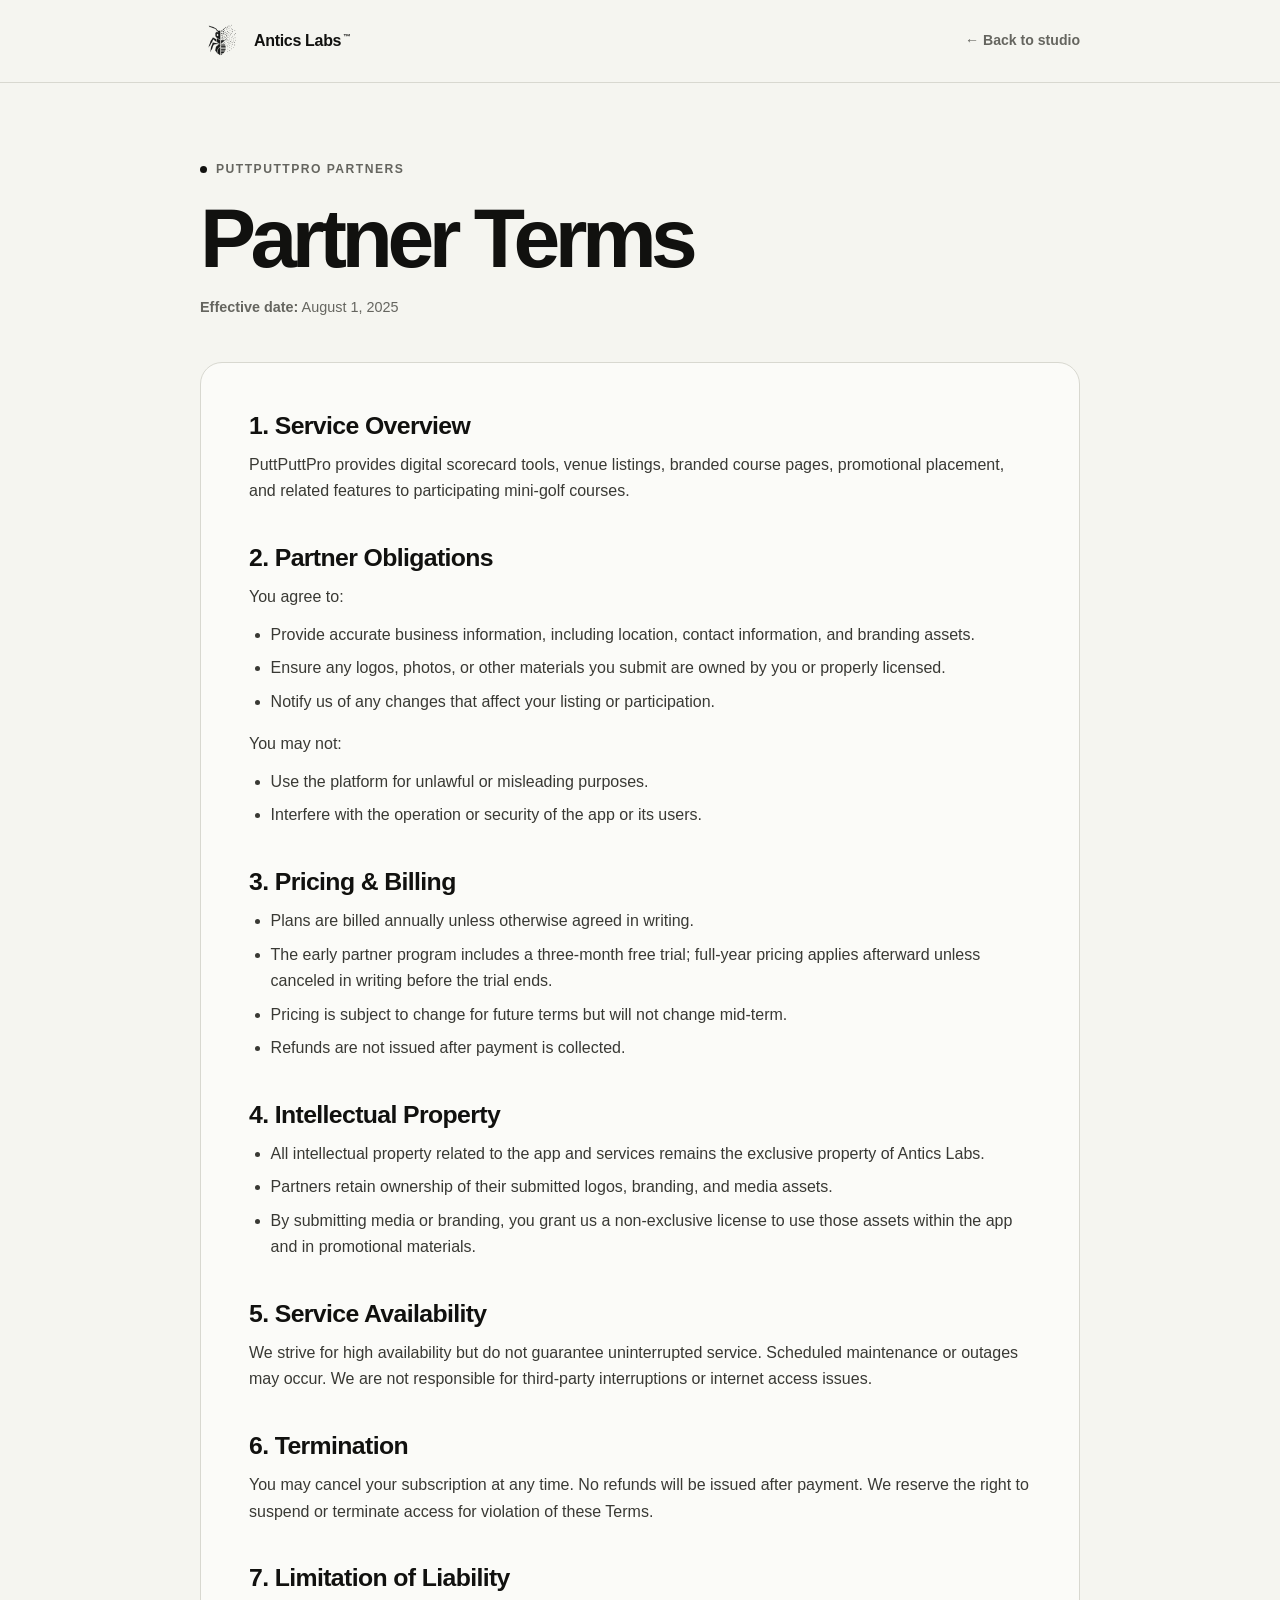
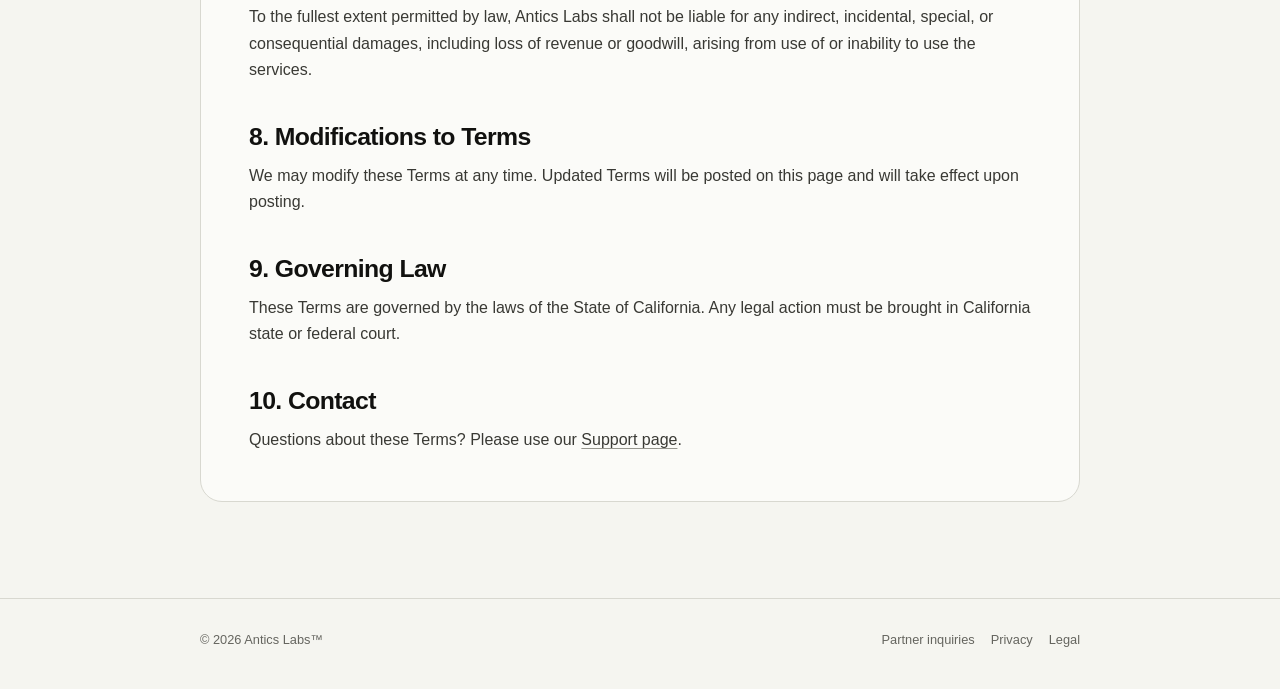
<file: partner-terms.html>
<!DOCTYPE html>
<html lang="en">
<head>
  <meta charset="UTF-8" />
  <meta name="viewport" content="width=device-width, initial-scale=1.0" />
  <meta name="description" content="Terms and conditions for PuttPuttPro venue partners." />
  <link rel="icon" href="/favicon.png" type="image/png" />
  <link rel="canonical" href="https://www.anticslabs.com/partner-terms" />
  <link rel="stylesheet" href="/document.css" />
  <title>PuttPuttPro Partner Terms | Antics Labs</title>
</head>
<body>
  <header class="site-header">
    <nav class="nav shell" aria-label="Partner terms navigation">
      <a class="brand" href="/">
        <img src="/anticsLabsLogo100.png" alt="" />
        <span>Antics Labs<sup>™</sup></span>
      </a>
      <a class="back-link" href="/">← Back to studio</a>
    </nav>
  </header>

  <main>
    <div class="shell">
      <header class="document-header">
        <p class="eyebrow">PuttPuttPro partners</p>
        <h1>Partner Terms</h1>
        <p class="effective-date"><strong>Effective date:</strong> August 1, 2025</p>
      </header>

      <article class="document-body">
        <h2>1. Service Overview</h2>
        <p>PuttPuttPro provides digital scorecard tools, venue listings, branded course pages, promotional placement, and related features to participating mini-golf courses.</p>

        <h2>2. Partner Obligations</h2>
        <p>You agree to:</p>
        <ul>
          <li>Provide accurate business information, including location, contact information, and branding assets.</li>
          <li>Ensure any logos, photos, or other materials you submit are owned by you or properly licensed.</li>
          <li>Notify us of any changes that affect your listing or participation.</li>
        </ul>
        <p>You may not:</p>
        <ul>
          <li>Use the platform for unlawful or misleading purposes.</li>
          <li>Interfere with the operation or security of the app or its users.</li>
        </ul>

        <h2>3. Pricing &amp; Billing</h2>
        <ul>
          <li>Plans are billed annually unless otherwise agreed in writing.</li>
          <li>The early partner program includes a three-month free trial; full-year pricing applies afterward unless canceled in writing before the trial ends.</li>
          <li>Pricing is subject to change for future terms but will not change mid-term.</li>
          <li>Refunds are not issued after payment is collected.</li>
        </ul>

        <h2>4. Intellectual Property</h2>
        <ul>
          <li>All intellectual property related to the app and services remains the exclusive property of Antics Labs.</li>
          <li>Partners retain ownership of their submitted logos, branding, and media assets.</li>
          <li>By submitting media or branding, you grant us a non-exclusive license to use those assets within the app and in promotional materials.</li>
        </ul>

        <h2>5. Service Availability</h2>
        <p>We strive for high availability but do not guarantee uninterrupted service. Scheduled maintenance or outages may occur. We are not responsible for third-party interruptions or internet access issues.</p>

        <h2>6. Termination</h2>
        <p>You may cancel your subscription at any time. No refunds will be issued after payment. We reserve the right to suspend or terminate access for violation of these Terms.</p>

        <h2>7. Limitation of Liability</h2>
        <p>To the fullest extent permitted by law, Antics Labs shall not be liable for any indirect, incidental, special, or consequential damages, including loss of revenue or goodwill, arising from use of or inability to use the services.</p>

        <h2>8. Modifications to Terms</h2>
        <p>We may modify these Terms at any time. Updated Terms will be posted on this page and will take effect upon posting.</p>

        <h2>9. Governing Law</h2>
        <p>These Terms are governed by the laws of the State of California. Any legal action must be brought in California state or federal court.</p>

        <h2>10. Contact</h2>
        <p>Questions about these Terms? Please use our <a href="/support">Support page</a>.</p>
      </article>
    </div>
  </main>

  <footer class="site-footer">
    <div class="shell">
      <p>&copy; <span data-year></span> Antics Labs™</p>
      <div class="footer-links"><a href="/contact?topic=partnership">Partner inquiries</a><a href="/privacy">Privacy</a><a href="/legal">Legal</a></div>
    </div>
  </footer>
  <script>document.querySelector('[data-year]').textContent = new Date().getFullYear();</script>
</body>
</html>
</file>
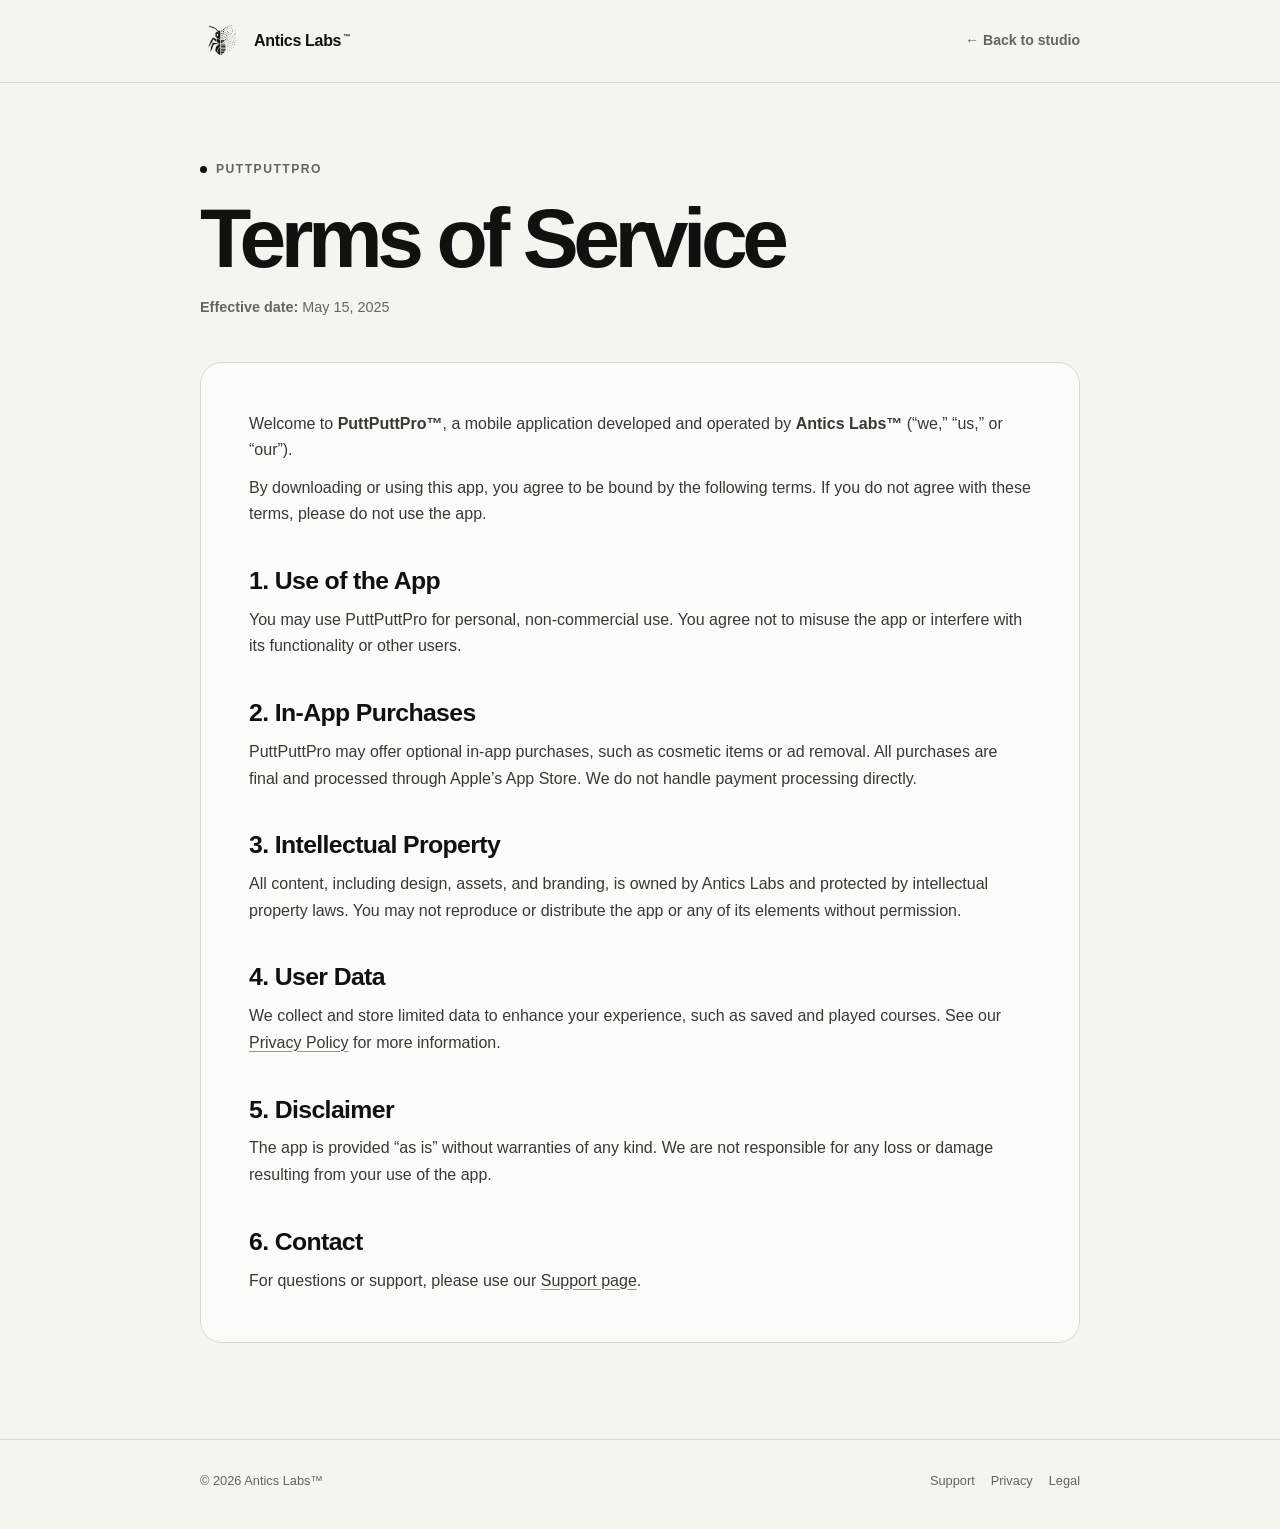
<file: terms.html>
<!DOCTYPE html>
<html lang="en">
<head>
  <meta charset="UTF-8" />
  <meta name="viewport" content="width=device-width, initial-scale=1.0" />
  <meta name="description" content="Terms of service for the PuttPuttPro mobile application." />
  <link rel="icon" href="/favicon.png" type="image/png" />
  <link rel="canonical" href="https://www.anticslabs.com/terms" />
  <link rel="stylesheet" href="/document.css" />
  <title>PuttPuttPro Terms of Service | Antics Labs</title>
</head>
<body>
  <header class="site-header">
    <nav class="nav shell" aria-label="Terms navigation">
      <a class="brand" href="/">
        <img src="/anticsLabsLogo100.png" alt="" />
        <span>Antics Labs<sup>™</sup></span>
      </a>
      <a class="back-link" href="/">← Back to studio</a>
    </nav>
  </header>

  <main>
    <div class="shell">
      <header class="document-header">
        <p class="eyebrow">PuttPuttPro</p>
        <h1>Terms of Service</h1>
        <p class="effective-date"><strong>Effective date:</strong> May 15, 2025</p>
      </header>

      <article class="document-body">
        <p>Welcome to <strong>PuttPuttPro™</strong>, a mobile application developed and operated by <strong>Antics Labs™</strong> (“we,” “us,” or “our”).</p>
        <p>By downloading or using this app, you agree to be bound by the following terms. If you do not agree with these terms, please do not use the app.</p>

        <h2>1. Use of the App</h2>
        <p>You may use PuttPuttPro for personal, non-commercial use. You agree not to misuse the app or interfere with its functionality or other users.</p>

        <h2>2. In-App Purchases</h2>
        <p>PuttPuttPro may offer optional in-app purchases, such as cosmetic items or ad removal. All purchases are final and processed through Apple’s App Store. We do not handle payment processing directly.</p>

        <h2>3. Intellectual Property</h2>
        <p>All content, including design, assets, and branding, is owned by Antics Labs and protected by intellectual property laws. You may not reproduce or distribute the app or any of its elements without permission.</p>

        <h2>4. User Data</h2>
        <p>We collect and store limited data to enhance your experience, such as saved and played courses. See our <a href="/privacy">Privacy Policy</a> for more information.</p>

        <h2>5. Disclaimer</h2>
        <p>The app is provided “as is” without warranties of any kind. We are not responsible for any loss or damage resulting from your use of the app.</p>

        <h2>6. Contact</h2>
        <p>For questions or support, please use our <a href="/support">Support page</a>.</p>
      </article>
    </div>
  </main>

  <footer class="site-footer">
    <div class="shell">
      <p>&copy; <span data-year></span> Antics Labs™</p>
      <div class="footer-links"><a href="/support">Support</a><a href="/privacy">Privacy</a><a href="/legal">Legal</a></div>
    </div>
  </footer>
  <script>document.querySelector('[data-year]').textContent = new Date().getFullYear();</script>
</body>
</html>
</file>
<file: form.css>
:root {
  --ink: #11110f;
  --muted: #65655f;
  --paper: #f5f5f0;
  --surface: #fbfbf8;
  --line: #d8d8d0;
  --accent: #d9ff43;
  --danger: #a53422;
  --max-width: 920px;
}

* {
  box-sizing: border-box;
}

body {
  margin: 0;
  color: var(--ink);
  background: var(--paper);
  font-family: -apple-system, BlinkMacSystemFont, "Segoe UI", Helvetica, Arial, sans-serif;
  line-height: 1.55;
  -webkit-font-smoothing: antialiased;
}

a {
  color: inherit;
}

.shell {
  width: min(calc(100% - 48px), var(--max-width));
  margin: 0 auto;
}

.site-header {
  border-bottom: 1px solid var(--line);
}

.nav {
  min-height: 82px;
  display: flex;
  align-items: center;
  justify-content: space-between;
  gap: 24px;
}

.brand {
  display: inline-flex;
  align-items: center;
  gap: 12px;
  font-weight: 700;
  letter-spacing: -0.02em;
  text-decoration: none;
}

.brand img {
  width: 42px;
  height: 42px;
  object-fit: contain;
}

.brand sup {
  margin-left: 2px;
  font-size: 0.45em;
  vertical-align: super;
}

.back-link {
  color: var(--muted);
  font-size: 0.88rem;
  font-weight: 600;
  text-decoration: none;
}

.back-link:hover {
  text-decoration: underline;
  text-underline-offset: 4px;
}

main {
  padding: 78px 0 104px;
}

.eyebrow {
  display: inline-flex;
  align-items: center;
  gap: 9px;
  margin: 0 0 20px;
  color: var(--muted);
  font-size: 0.76rem;
  font-weight: 700;
  letter-spacing: 0.12em;
  text-transform: uppercase;
}

.eyebrow::before {
  width: 7px;
  height: 7px;
  border-radius: 50%;
  background: var(--ink);
  content: "";
}

h1 {
  max-width: 800px;
  margin: 0 0 24px;
  font-size: clamp(3.1rem, 8vw, 6.4rem);
  letter-spacing: -0.07em;
  line-height: 0.94;
}

.intro {
  max-width: 650px;
  margin: 0 0 52px;
  color: #474741;
  font-size: 1.08rem;
}

.form-card {
  padding: clamp(26px, 5vw, 52px);
  border: 1px solid var(--line);
  border-radius: 22px;
  background: var(--surface);
}

.field-grid {
  display: grid;
  grid-template-columns: repeat(2, minmax(0, 1fr));
  gap: 24px;
}

.field {
  margin-bottom: 24px;
}

.field-grid .field {
  margin-bottom: 0;
}

label,
legend {
  display: block;
  margin-bottom: 8px;
  font-size: 0.84rem;
  font-weight: 700;
}

.optional {
  color: var(--muted);
  font-weight: 500;
}

input,
select,
textarea {
  width: 100%;
  min-height: 52px;
  padding: 13px 15px;
  border: 1px solid #c7c7bf;
  border-radius: 10px;
  background: #fff;
  color: var(--ink);
  font: inherit;
}

textarea {
  min-height: 170px;
  resize: vertical;
}

input:focus,
select:focus,
textarea:focus {
  border-color: var(--ink);
  outline: 3px solid rgba(217, 255, 67, 0.7);
  outline-offset: 1px;
}

.full-field {
  margin-top: 24px;
}

.honeypot {
  position: absolute;
  left: -9999px;
  width: 1px;
  height: 1px;
  overflow: hidden;
}

.form-footer {
  display: flex;
  align-items: center;
  justify-content: space-between;
  gap: 24px;
  margin-top: 28px;
}

.fine-print {
  max-width: 460px;
  margin: 0;
  color: var(--muted);
  font-size: 0.78rem;
}

button {
  min-height: 50px;
  display: inline-flex;
  align-items: center;
  justify-content: center;
  padding: 0 24px;
  border: 1px solid var(--ink);
  border-radius: 999px;
  background: var(--ink);
  color: #fff;
  font: inherit;
  font-size: 0.9rem;
  font-weight: 700;
  cursor: pointer;
}

button:hover {
  transform: translateY(-1px);
}

button:disabled {
  cursor: wait;
  opacity: 0.6;
  transform: none;
}

.form-status {
  display: none;
  margin: 24px 0 0;
  padding: 13px 15px;
  border: 1px solid var(--line);
  border-radius: 10px;
  background: var(--paper);
  font-size: 0.88rem;
}

.form-status.visible {
  display: block;
}

.form-status.error {
  border-color: #d6a69e;
  color: var(--danger);
}

.site-footer {
  padding: 30px 0 38px;
  border-top: 1px solid var(--line);
  color: var(--muted);
  font-size: 0.8rem;
}

.site-footer .shell {
  display: flex;
  justify-content: space-between;
  gap: 24px;
}

.site-footer p {
  margin: 0;
}

.footer-links {
  display: flex;
  flex-wrap: wrap;
  gap: 16px;
}

.footer-links a {
  text-decoration: none;
}

@media (max-width: 640px) {
  .shell {
    width: min(calc(100% - 32px), var(--max-width));
  }

  main {
    padding: 58px 0 76px;
  }

  .field-grid {
    grid-template-columns: 1fr;
  }

  .field-grid .field {
    margin-bottom: 0;
  }

  .form-footer,
  .site-footer .shell {
    align-items: flex-start;
    flex-direction: column;
  }

  button {
    width: 100%;
  }
}

@media (prefers-reduced-motion: reduce) {
  button:hover {
    transform: none;
  }
}
</file>
<file: document.css>
:root {
  --ink: #11110f;
  --muted: #65655f;
  --paper: #f5f5f0;
  --surface: #fbfbf8;
  --line: #d8d8d0;
  --accent: #d9ff43;
  --max-width: 880px;
}

* {
  box-sizing: border-box;
}

html {
  scroll-behavior: smooth;
}

body {
  margin: 0;
  color: var(--ink);
  background: var(--paper);
  font-family: -apple-system, BlinkMacSystemFont, "Segoe UI", Helvetica, Arial, sans-serif;
  line-height: 1.65;
  -webkit-font-smoothing: antialiased;
}

a {
  color: inherit;
  text-decoration-color: #96968e;
  text-underline-offset: 3px;
}

a:hover {
  text-decoration-color: var(--ink);
}

.shell {
  width: min(calc(100% - 48px), var(--max-width));
  margin: 0 auto;
}

.site-header {
  border-bottom: 1px solid var(--line);
}

.nav {
  min-height: 82px;
  display: flex;
  align-items: center;
  justify-content: space-between;
  gap: 24px;
}

.brand {
  display: inline-flex;
  align-items: center;
  gap: 12px;
  font-weight: 700;
  letter-spacing: -0.02em;
  text-decoration: none;
}

.brand img {
  width: 42px;
  height: 42px;
  object-fit: contain;
}

.brand sup {
  margin-left: 2px;
  font-size: 0.45em;
  vertical-align: super;
}

.back-link {
  color: var(--muted);
  font-size: 0.88rem;
  font-weight: 600;
  text-decoration: none;
}

.back-link:hover {
  text-decoration: underline;
}

main {
  padding: 72px 0 96px;
}

.document-header {
  margin-bottom: 42px;
}

.eyebrow {
  display: inline-flex;
  align-items: center;
  gap: 9px;
  margin: 0 0 18px;
  color: var(--muted);
  font-size: 0.76rem;
  font-weight: 700;
  letter-spacing: 0.12em;
  text-transform: uppercase;
}

.eyebrow::before {
  width: 7px;
  height: 7px;
  border-radius: 50%;
  background: var(--ink);
  content: "";
}

h1 {
  margin: 0 0 18px;
  font-size: clamp(2.8rem, 8vw, 5.25rem);
  letter-spacing: -0.065em;
  line-height: 0.96;
}

.effective-date {
  margin: 0;
  color: var(--muted);
  font-size: 0.9rem;
}

.document-body {
  padding: clamp(26px, 5vw, 48px);
  border: 1px solid var(--line);
  border-radius: 22px;
  background: var(--surface);
}

.document-body > :first-child {
  margin-top: 0;
}

.document-body > :last-child {
  margin-bottom: 0;
}

.document-body h2 {
  margin: 2.4rem 0 0.65rem;
  font-size: clamp(1.25rem, 3vw, 1.55rem);
  letter-spacing: -0.025em;
  line-height: 1.2;
}

.document-body p,
.document-body li {
  color: #393934;
}

.document-body p {
  margin: 0.7rem 0;
}

.document-body ul {
  margin: 0.7rem 0 1rem;
  padding-left: 1.35rem;
}

.document-body li + li {
  margin-top: 0.45rem;
}

.redirect-main {
  min-height: calc(100vh - 82px);
  display: grid;
  place-items: center;
  padding: 48px 0;
}

.redirect-card {
  max-width: 640px;
  padding: clamp(30px, 6vw, 58px);
  border: 1px solid var(--line);
  border-radius: 22px;
  background: var(--surface);
  text-align: center;
}

.redirect-card img {
  width: 64px;
  height: 64px;
  margin-bottom: 22px;
  object-fit: contain;
}

.redirect-card h1 {
  font-size: clamp(2.3rem, 7vw, 4.2rem);
}

.redirect-card p {
  margin: 0;
  color: var(--muted);
}

.site-footer {
  padding: 30px 0 38px;
  border-top: 1px solid var(--line);
  color: var(--muted);
  font-size: 0.8rem;
}

.site-footer .shell {
  display: flex;
  justify-content: space-between;
  gap: 24px;
}

.site-footer p {
  margin: 0;
}

.footer-links {
  display: flex;
  flex-wrap: wrap;
  gap: 16px;
}

.footer-links a {
  text-decoration: none;
}

@media (max-width: 640px) {
  .shell {
    width: min(calc(100% - 32px), var(--max-width));
  }

  .nav {
    min-height: 72px;
  }

  main {
    padding: 54px 0 72px;
  }

  .document-header {
    margin-bottom: 30px;
  }

  .site-footer .shell {
    align-items: flex-start;
    flex-direction: column;
  }
}

@media (prefers-reduced-motion: reduce) {
  html {
    scroll-behavior: auto;
  }
}
</file>
